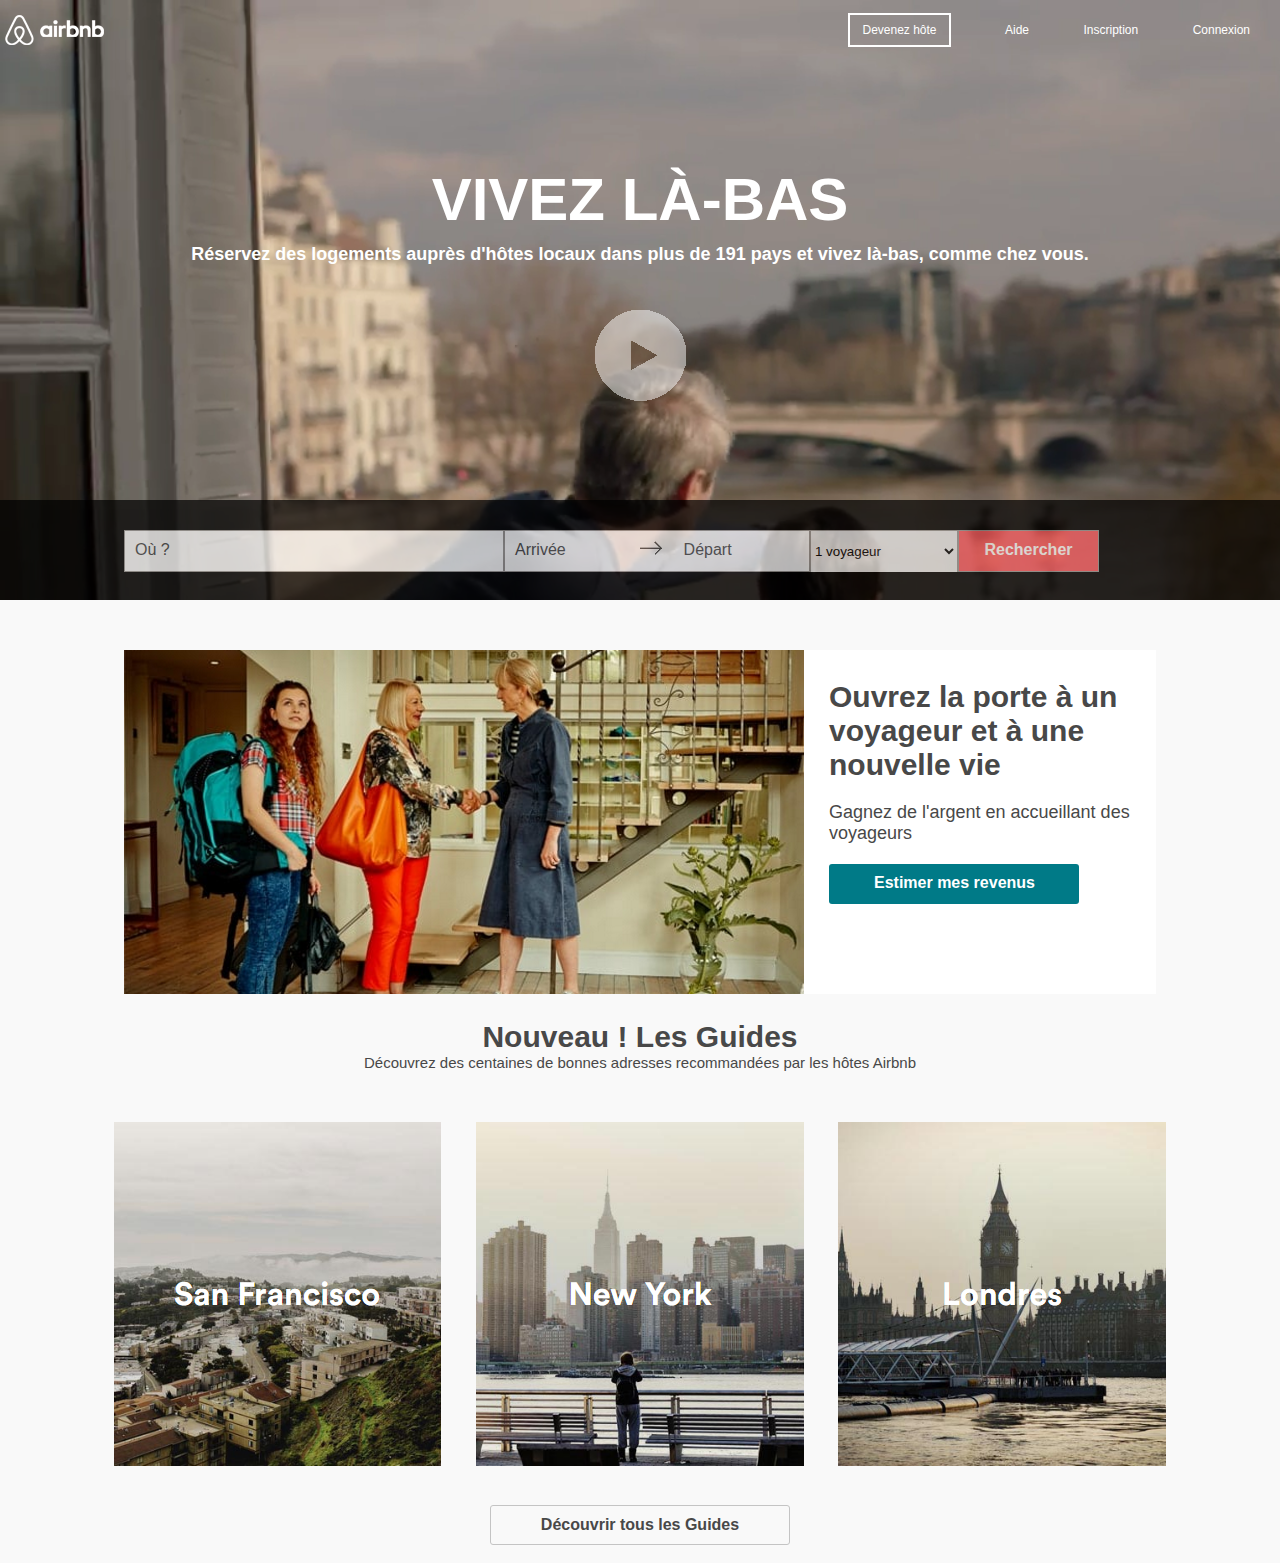
<file: airBnB/index.html>
<!DOCTYPE html>
<html>
    <head>
        <meta charset="utf-8" />
        <link type="text/css" rel="stylesheet" href="design.css" />
        <link rel="icon" type="image/png" href="image/favicon.png" />
        <title>Locations saisonnières, maisons, appartements et chambres d'hôtes à louer</title>
    </head>
    <body>
        <section class="premier">
            <!-- <div >
             <video id="video" loop autoplay muted height="600"><source src="image/video_airbnb.mp4" type="video/mp4">
            </div>-->
            <div class="haut">
                <nav id="logo">
                    <a href=""><img src="image/logo.png" /></a>
                </nav>
                <nav id="menu">
                    <div id="menu1"><a href="">Devenez hôte</a></div>
                    <div><a href="">Aide</a></div>
                    <div><a href="">Inscription</a></div>
                    <div><a href="">Connexion</a></div>
                </nav>
            </div>

            <div id="texte">
                <h1>Vivez là-bas</h1>
                <p>Réservez des logements auprès d'hôtes locaux dans plus de 191 pays et vivez là-bas, comme chez vous.</p>
                <a href=""><img src="image/video.png" /></a>
            </div>
            
            <aside>
                <div id="reservation">
                    <div class="resa" id="resapremier">
                        <p>Où ?</p>
                    </div>
                    <div class="resa" id="resadeuxieme">
                        <p>Arrivée <img src="image/fleche.png" /> Départ</p>
                    </div>
                    <div class="resa" id="resatroisième">
                        <select>
                            <option>1 voyageur</option>
                            <option>2 voyageurs</option>
                            <option>3 voyageurs</option>
                            <option>4 voyageurs</option>
                        </select>
                    </div>
                    <div class="resa" id="resaquatrieme">
                        <p>Rechercher</p>
                    </div>
                </div>
            </aside>
            </video>
        </section>

        <section class="second">
            <div class="presentationun">
                <img src="image/image1.png" />
            </div>
            <div class="presentationun" id="presentationunbis">
                <h2>Ouvrez la porte à un voyageur et à une nouvelle vie</h2>
                <p>Gagnez de l'argent en accueillant des voyageurs</p>
                <div id="bouton"><a href="">Estimer mes revenus</a></div>
            </div>
                
        </section>

        <section class="troisieme">
                <p id="un">Nouveau ! Les Guides</p>
                <p id="deux">Découvrez des centaines de bonnes adresses recommandées par les hôtes Airbnb</p>
                <br />
                <br />
        </section>

        <section class="quatrieme">
            <img src="image/image2.png" />
            <img src="image/image3.png" />
            <img src="image/image4.png" />
        </section>
        
        <section class="cinquieme">
            <div><a href="">Découvrir tous les Guides</a></div>
            <br />

        </section>
    </body>
</html>
</file>
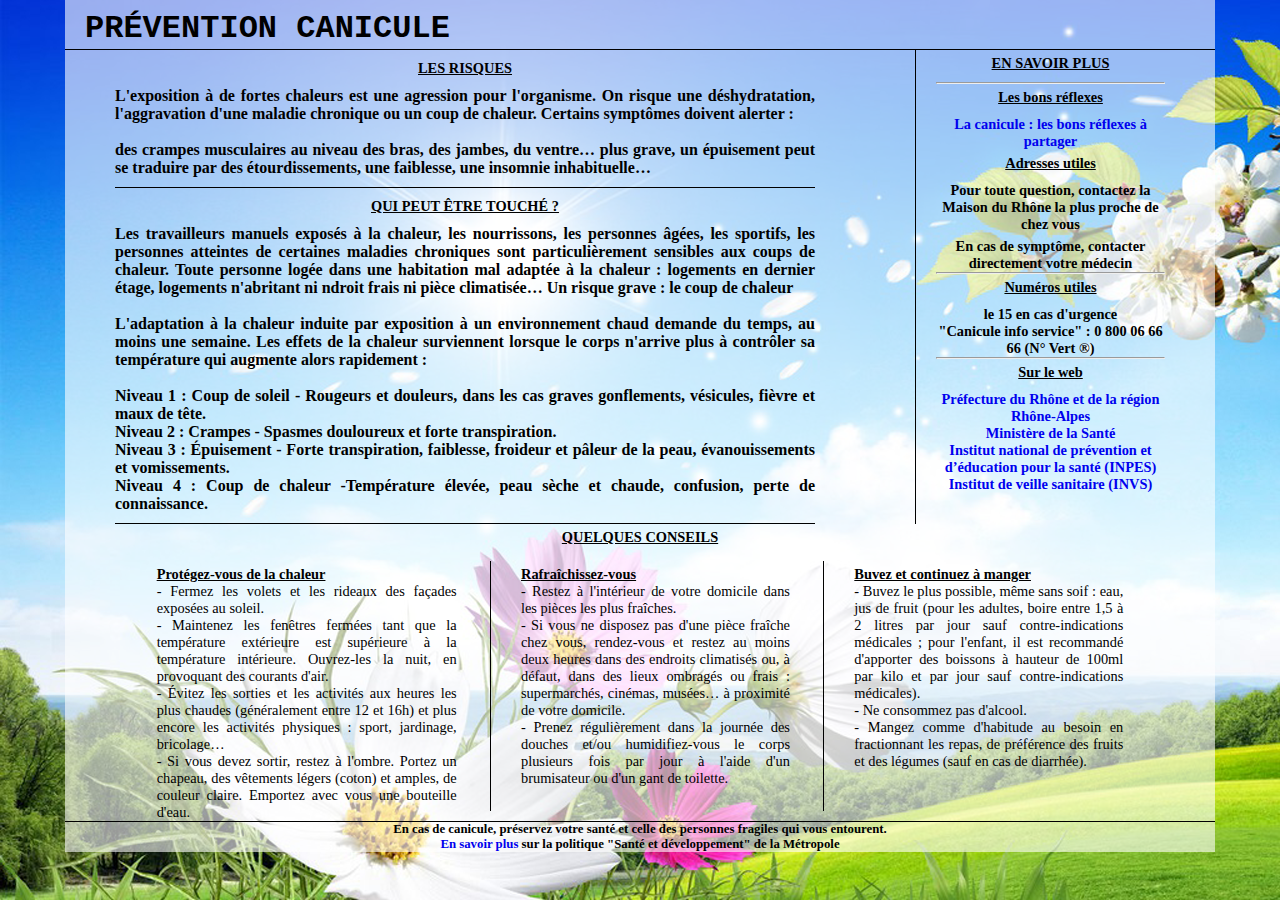
<file: canicule/index.html>
<!DOCTYPE html>
<html>
    <head>
        <meta charset="utf-8" />
		    <link type="text/css" rel="stylesheet" href="design.css" />
        <title></title>
    </head>

    <body>
        <div id="global">
            <header>
            <h1>Prévention canicule</h1>
            </header>

            <section>
                <div id="part_one">
                    <article>
                        <div class="sous_partie">
                            <h1>Les risques</h1>

                            <p>L'exposition à de fortes chaleurs est une agression pour l'organisme. On risque une déshydratation, l'aggravation d'une maladie chronique ou un coup de chaleur. Certains symptômes doivent alerter :<br /><br/>

                            des crampes musculaires au niveau des bras, des jambes, du ventre…
                            plus grave, un épuisement peut se traduire par des étourdissements, une faiblesse, une insomnie inhabituelle…</p>
                        </div>

                        <div class="sous_partie">
                            <h1>Qui peut être touché ?</h1>

                            <p>Les travailleurs manuels exposés à la chaleur, les nourrissons, les personnes âgées, les sportifs, les personnes atteintes de certaines maladies chroniques sont particulièrement sensibles aux coups de chaleur.
                            Toute personne logée dans une habitation mal adaptée à la chaleur : logements en dernier étage, logements n'abritant ni ndroit frais ni pièce climatisée…
                            Un risque grave : le coup de chaleur<br /><br />

                            L'adaptation à la chaleur induite par exposition à un environnement chaud demande du temps, au moins une semaine. Les effets de la chaleur surviennent lorsque le corps n'arrive plus à contrôler sa température qui augmente alors rapidement :<br /><br />

                            Niveau 1 : Coup de soleil - Rougeurs et douleurs, dans les cas graves gonflements, vésicules, fièvre et maux de tête.<br />
                            Niveau 2 : Crampes - Spasmes douloureux et forte transpiration.<br />
                            Niveau 3 : Épuisement - Forte transpiration, faiblesse, froideur et pâleur de la peau, évanouissements et vomissements.<br />
                            Niveau 4 : Coup de chaleur -Température élevée, peau sèche et chaude, confusion, perte de connaissance.</p>
                        </div>
                    </article>

                    <aside id="aside_part_one">
                        <h1>En savoir plus</h1>
                        <hr />
                        <h2>Les bons réflexes</h2>
                        <a href="#" title="pdf - 1.6 Mo">La canicule : les bons réflexes à partager</a>
                        <h2>Adresses utiles</h2>
                        <p>Pour toute question, contactez la Maison du Rhône la plus proche de chez vous</p>

                        <p>En cas de symptôme, contacter directement votre médecin</p>
                        <hr />
                        <h2>Numéros utiles</h2>
                        <p>le 15 en cas d'urgence<br />

                        "Canicule info service" : 0 800 06 66 66 (N° Vert ®)</p>
                        <hr />
                        <h2>Sur le web</h2>
                        <a href="#">Préfecture du Rhône et de la région Rhône-Alpes</a>

                        <a href="#">Ministère de la Santé</a>

                        <a href="#">Institut national de prévention et d’éducation pour la santé (INPES)</a>

                        <a href="#">Institut de veille sanitaire (INVS)</a>
                    </aside>
                </div>
                
                <article id="seconde_partie">
                
                    <h1>Quelques conseils</h1>
                    <div id="part_two">
                        <aside class="sous_part_two" id="one">
                            <p><strong>Protégez-vous de la chaleur</strong><br />
                            - Fermez les volets et les rideaux des façades exposées au soleil.<br />
                            - Maintenez les fenêtres fermées tant que la température extérieure est supérieure à la température intérieure. Ouvrez-les la nuit, en provoquant des courants d'air.<br />
                            - Évitez les sorties et les activités aux heures les plus chaudes (généralement entre 12 et 16h) et plus encore les activités physiques : sport, jardinage, bricolage…<br />
                            - Si vous devez sortir, restez à l'ombre. Portez un chapeau, des vêtements légers (coton) et amples, de couleur claire. Emportez avec vous une bouteille d'eau.</p>
                        </aside>

                        <aside class="sous_part_two" id="two">
                            <p><strong>Rafraîchissez-vous</strong><br />
                            - Restez à l'intérieur de votre domicile dans les pièces les plus fraîches.<br />
                            - Si vous ne disposez pas d'une pièce fraîche chez vous, rendez-vous et restez au moins deux heures dans des endroits climatisés ou, à défaut, dans des lieux ombragés ou frais : supermarchés, cinémas, musées… à proximité de votre domicile.<br />
                            - Prenez régulièrement dans la journée des douches et/ou humidifiez-vous le corps plusieurs fois par jour à l'aide d'un brumisateur ou d'un gant de toilette.</p>
                        </aside>

                        <aside class="sous_part_two" id="three">
                            <p><strong>Buvez et continuez à manger</strong><br />
                            - Buvez le plus possible, même sans soif : eau, jus de fruit (pour les adultes, boire entre 1,5 à 2 litres par jour sauf contre-indications médicales ; pour l'enfant, il est recommandé d'apporter des boissons à hauteur de 100ml par kilo et par jour sauf contre-indications médicales).<br />
                            - Ne consommez pas d'alcool.<br />
                            - Mangez comme d'habitude au besoin en fractionnant les repas, de préférence des fruits et des légumes (sauf en cas de diarrhée).</p>
                        </aside>
                    </div>
                </article>
            </section>
            
            <footer>
                <p>En cas de canicule, préservez votre santé et celle des personnes fragiles qui vous entourent.</p>

                <p><a href="#">En savoir plus</a> sur la politique "Santé et développement" de la Métropole</p>
            </footer>
        </div>
    </body>
</html>
</file>
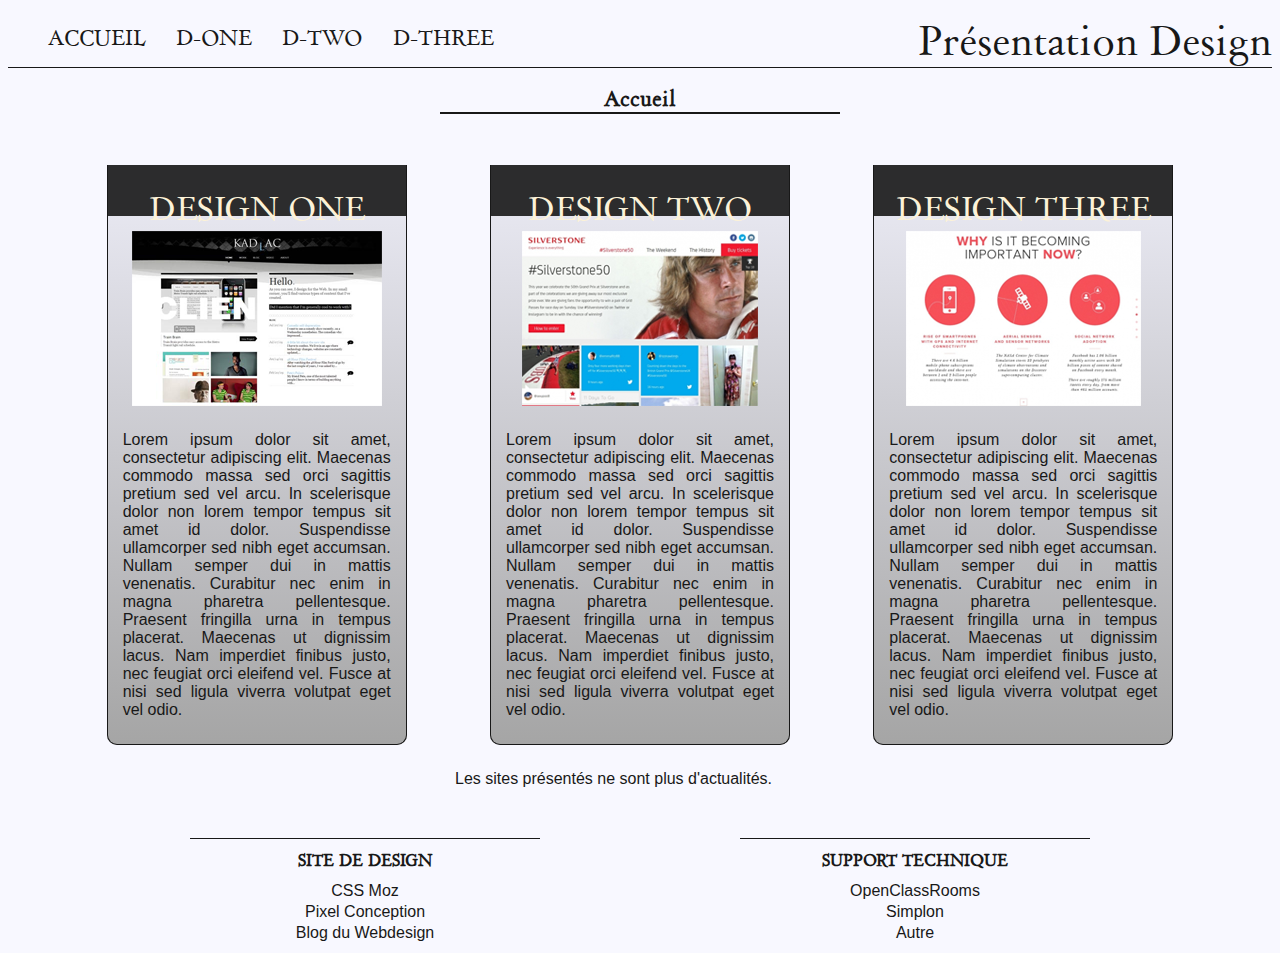
<file: designCss/index.html>
<!DOCTYPE html>
<html>
    <head>
        <meta charset="utf-8" />
        <link type="text/css" rel="stylesheet" href="design.css" />
        <link rel="icon" type="image/png" href="image/logonoir.png" />
        <title>Pr&eacute;sentation Design, projet de formation</title>
    </head>
    
    <body>
        <div id="global">
            <header id="principal">
                <nav>
                    <ul>
                        <li><a href="index.html">Accueil</a></li>
                        <li><a href="index2.html">D-One</a></li>
                        <li><a href="index3.html">D-Two</a></li>
                        <li><a href="index4.html">D-Three</a></li>
                    </ul>
                </nav>
            <h1>Pr&eacute;sentation Design</h1>
            </header>
            
            <div id="titre">
                <h2>Accueil</h2>
            </div>

            <section id="accueil">
                <article class="miniature">
                    <div class="bordure">
                        <header class="head">
                            <h1>Design One</h1>
                        </header>
                        <img src="images/design1mini.png" alt="miniature design site 1" />
                        <p>Lorem ipsum dolor sit amet, consectetur adipiscing elit. Maecenas commodo massa sed orci sagittis pretium sed vel arcu. In scelerisque dolor non lorem tempor tempus sit amet id dolor. Suspendisse ullamcorper sed nibh eget accumsan. Nullam semper dui in mattis venenatis. Curabitur nec enim in magna pharetra pellentesque. Praesent fringilla urna in tempus placerat. Maecenas ut dignissim lacus. Nam imperdiet finibus justo, nec feugiat orci eleifend vel. Fusce at nisi sed ligula viverra volutpat eget vel odio.</p>
                    </div>
                </article>

                <article class="miniature">
                    <div class="bordure">
                        <header class="head">
                            <h1>Design Two</h1>
                        </header>
                        <img src="images/design2mini.png" alt="miniature design site 2" />
                        <p>Lorem ipsum dolor sit amet, consectetur adipiscing elit. Maecenas commodo massa sed orci sagittis pretium sed vel arcu. In scelerisque dolor non lorem tempor tempus sit amet id dolor. Suspendisse ullamcorper sed nibh eget accumsan. Nullam semper dui in mattis venenatis. Curabitur nec enim in magna pharetra pellentesque. Praesent fringilla urna in tempus placerat. Maecenas ut dignissim lacus. Nam imperdiet finibus justo, nec feugiat orci eleifend vel. Fusce at nisi sed ligula viverra volutpat eget vel odio.</p>
                    </div>
                </article>

                <article class="miniature">
                    <div class="bordure">
                        <header class="head">
                            <h1>Design Three</h1>
                        </header>
                        <img src="images/design3mini.png" alt="miniature design site 3" />
                        <p>Lorem ipsum dolor sit amet, consectetur adipiscing elit. Maecenas commodo massa sed orci sagittis pretium sed vel arcu. In scelerisque dolor non lorem tempor tempus sit amet id dolor. Suspendisse ullamcorper sed nibh eget accumsan. Nullam semper dui in mattis venenatis. Curabitur nec enim in magna pharetra pellentesque. Praesent fringilla urna in tempus placerat. Maecenas ut dignissim lacus. Nam imperdiet finibus justo, nec feugiat orci eleifend vel. Fusce at nisi sed ligula viverra volutpat eget vel odio.</p>
                    </div>
                </article>
            </section>
            
            <div id="nota_bene">
                <p>Les sites pr&eacute;sent&eacute;s ne sont plus d'actualit&eacute;s.</p>
            </div>

            <footer>
                <div id="gauche">
                    <h1>Site de design</h1>
                    
                    <a href="http://cssmoz.com/tag/clean_4.html">CSS Moz</a>
                    <a href="http://www.pixel-conception.com/plus_beaux_sites_web_2011_3.html">Pixel Conception</a>
                    <a href="http://www.blogduwebdesign.com/">Blog du Webdesign</a>
                </div>
                
                <div id="droite">
                    <h1>Support technique</h1>

                    <a href="https://openclassrooms.com/courses/apprenez-a-creer-votre-site-web-avec-html5-et-css3">OpenClassRooms</a>
                    <a href="https://simplyon2.github.io/support/">Simplon</a>
                    <a href="#">Autre</a>
                </div>
            </footer>
        </div>
    </body>
</html>
</file>
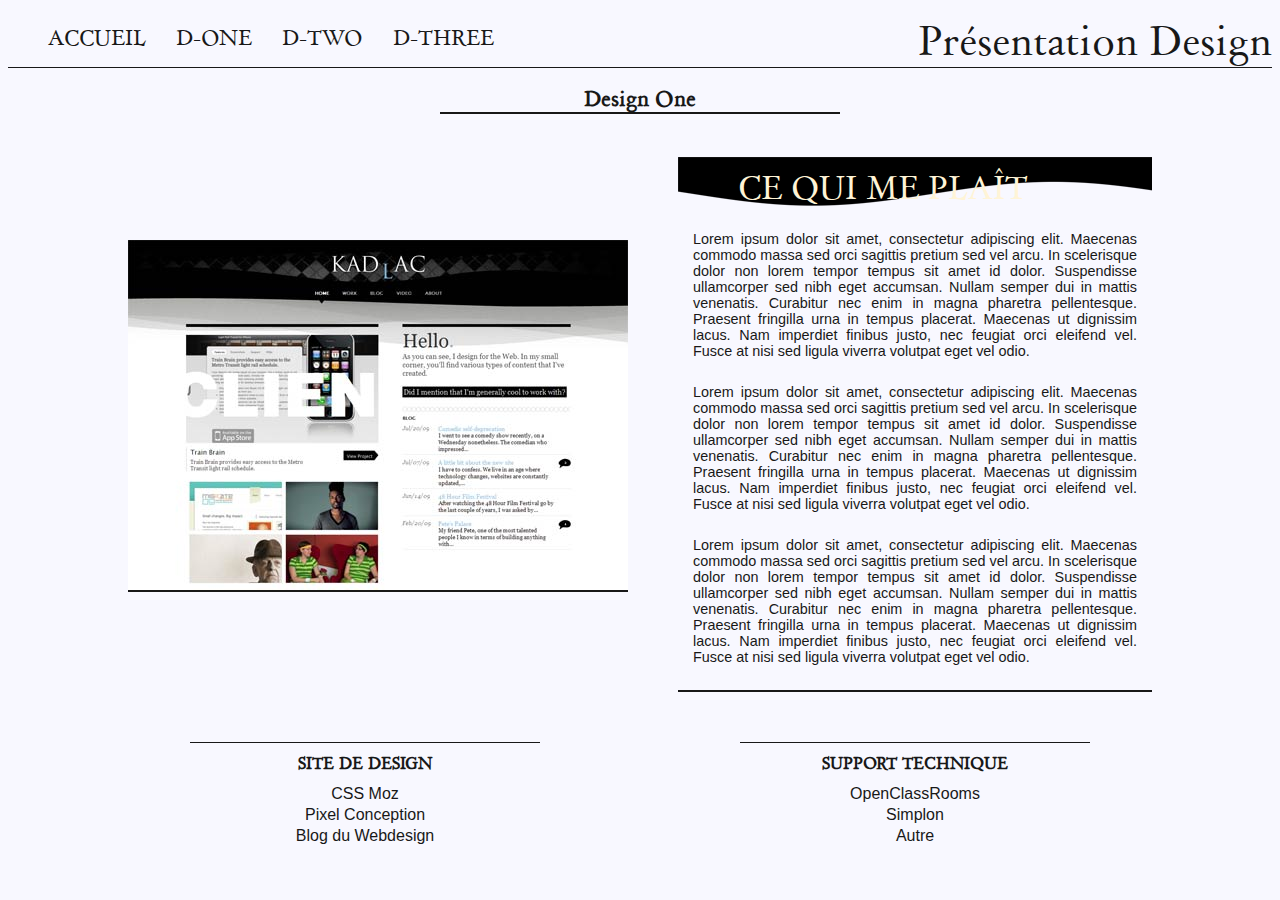
<file: designCss/index2.html>
<!DOCTYPE html>
<html>
    <head>
        <meta charset="utf-8" />
        <link type="text/css" rel="stylesheet" href="design.css" />
        <link rel="icon" type="image/png" href="image/logonoir.png" />
        <title>Pr&eacute;sentation Design, projet de formation</title>
    </head>
    
    <body>
        <div id="global">
            <header id="principal">
                <nav>
                    <ul>
                        <li><a href="index.html">Accueil</a></li>
                        <li><a href="index2.html">D-One</a></li>
                        <li><a href="index3.html">D-Two</a></li>
                        <li><a href="index4.html">D-Three</a></li>
                    </ul>
                </nav>
            <h1>Pr&eacute;sentation Design</h1>
            </header>
            
            <div id="titre">
                <h2>Design One</h2>
            </div>

            <section id="designOne">
                <article id="exemple1">
                        <img src="images/design1.jpg" alt="Screen du Design 1" />
                </article>
                
                <article id="texteExemple1">
                        <header id=fond1>
                            <h1>Ce qui me plaît</h1>
                        </header>
                        
                        <p>Lorem ipsum dolor sit amet, consectetur adipiscing elit. Maecenas commodo massa sed orci sagittis pretium sed vel arcu. In scelerisque dolor non lorem tempor tempus sit amet id dolor. Suspendisse ullamcorper sed nibh eget accumsan. Nullam semper dui in mattis venenatis. Curabitur nec enim in magna pharetra pellentesque. Praesent fringilla urna in tempus placerat. Maecenas ut dignissim lacus. Nam imperdiet finibus justo, nec feugiat orci eleifend vel. Fusce at nisi sed ligula viverra volutpat eget vel odio.</p>
                        <p>Lorem ipsum dolor sit amet, consectetur adipiscing elit. Maecenas commodo massa sed orci sagittis pretium sed vel arcu. In scelerisque dolor non lorem tempor tempus sit amet id dolor. Suspendisse ullamcorper sed nibh eget accumsan. Nullam semper dui in mattis venenatis. Curabitur nec enim in magna pharetra pellentesque. Praesent fringilla urna in tempus placerat. Maecenas ut dignissim lacus. Nam imperdiet finibus justo, nec feugiat orci eleifend vel. Fusce at nisi sed ligula viverra volutpat eget vel odio.</p>
                        <p>Lorem ipsum dolor sit amet, consectetur adipiscing elit. Maecenas commodo massa sed orci sagittis pretium sed vel arcu. In scelerisque dolor non lorem tempor tempus sit amet id dolor. Suspendisse ullamcorper sed nibh eget accumsan. Nullam semper dui in mattis venenatis. Curabitur nec enim in magna pharetra pellentesque. Praesent fringilla urna in tempus placerat. Maecenas ut dignissim lacus. Nam imperdiet finibus justo, nec feugiat orci eleifend vel. Fusce at nisi sed ligula viverra volutpat eget vel odio.</p>
                </article>
            </section>

            <footer>
                <div id="gauche">
                    <h1>Site de design</h1>
                    
                    <a href="http://cssmoz.com/tag/clean_4.html">CSS Moz</a>
                    <a href="http://www.pixel-conception.com/plus_beaux_sites_web_2011_3.html">Pixel Conception</a>
                    <a href="http://www.blogduwebdesign.com/">Blog du Webdesign</a>
                </div>
                
                <div id="droite">
                    <h1>Support technique</h1>

                    <a href="https://openclassrooms.com/courses/apprenez-a-creer-votre-site-web-avec-html5-et-css3">OpenClassRooms</a>
                    <a href="https://simplyon2.github.io/support/">Simplon</a>
                    <a href="#">Autre</a>
                </div>
            </footer>
        </div>
    </body>
</html>
</file>
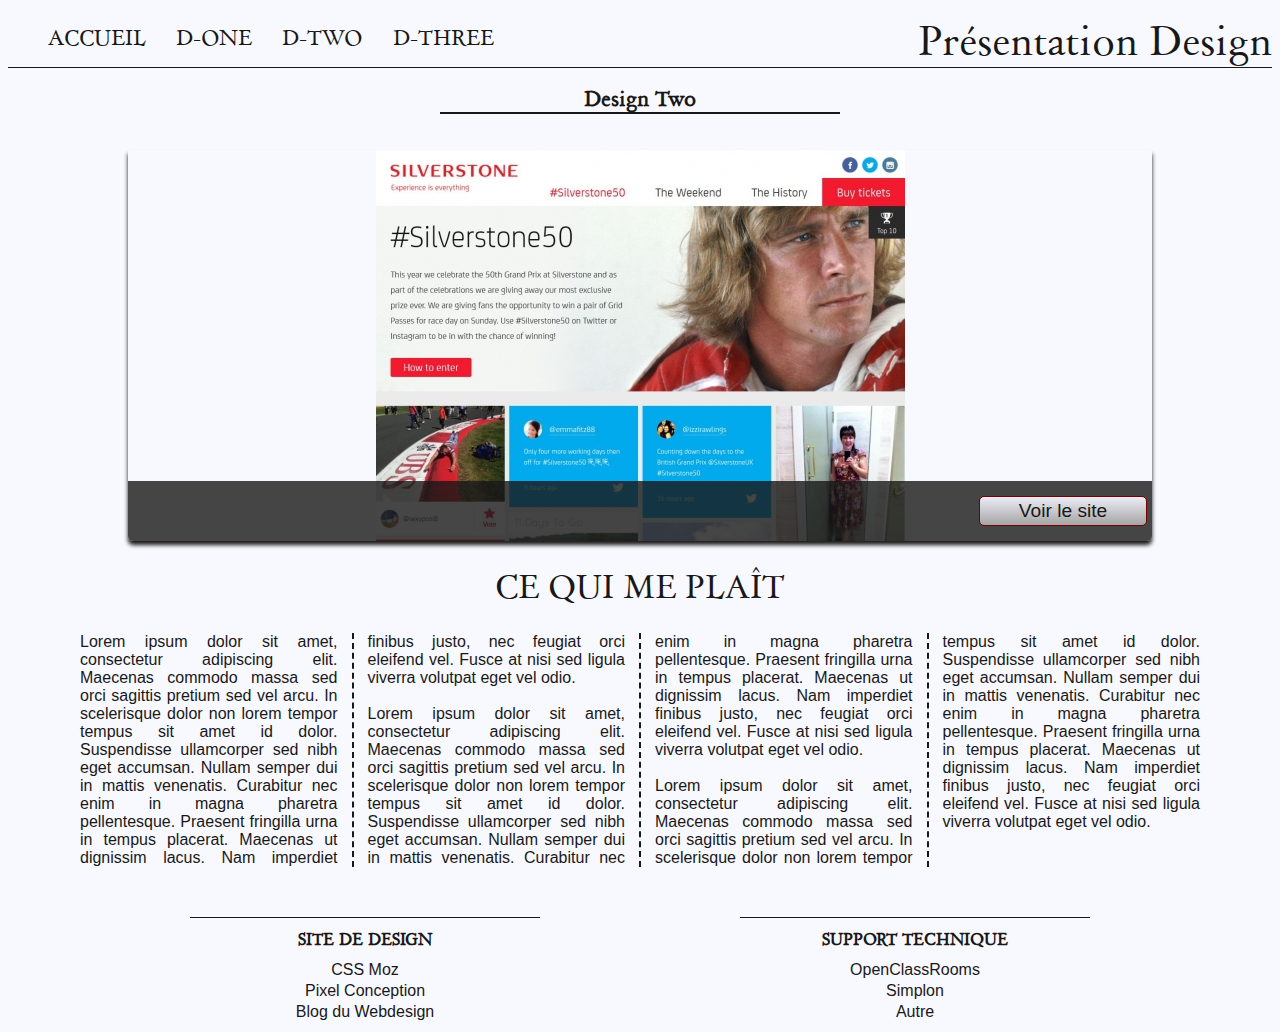
<file: designCss/index3.html>
<!DOCTYPE html>
<html>
    <head>
        <meta charset="utf-8" />
        <link type="text/css" rel="stylesheet" href="design.css" />
        <link rel="icon" type="image/png" href="image/logonoir.png" />
        <title>Pr&eacute;sentation Design, projet de formation</title>
    </head>
    
    <body>
        <div id="global">
            <header id="principal">
                <nav>
                    <ul>
                        <li><a href="index.html">Accueil</a></li>
                        <li><a href="index2.html">D-One</a></li>
                        <li><a href="index3.html">D-Two</a></li>
                        <li><a href="index4.html">D-Three</a></li>
                    </ul>
                </nav>
            <h1>Pr&eacute;sentation Design</h1>
            </header>
            
            <div id="titre">
                <h2>Design Two</h2>
            </div>

            <section>
                <div id="designTwo">
                    <img src="images/Design2.png" alt="Design2" />
                    <div id="designTwoBis">
                        <a href="#" class="bouton_rouge">Voir le site</a>
                    </div>
                </div>
                
                <aside id="texteExemple2">
                    
                    <h1>Ce qui me plaît</h1>
                    
                    <p>Lorem ipsum dolor sit amet, consectetur adipiscing elit. Maecenas commodo massa sed orci sagittis pretium sed vel arcu. In scelerisque dolor non lorem tempor tempus sit amet id dolor. Suspendisse ullamcorper sed nibh eget accumsan. Nullam semper dui in mattis venenatis. Curabitur nec enim in magna pharetra pellentesque. Praesent fringilla urna in tempus placerat. Maecenas ut dignissim lacus. Nam imperdiet finibus justo, nec feugiat orci eleifend vel. Fusce at nisi sed ligula viverra volutpat eget vel odio.<br /><br />
                    Lorem ipsum dolor sit amet, consectetur adipiscing elit. Maecenas commodo massa sed orci sagittis pretium sed vel arcu. In scelerisque dolor non lorem tempor tempus sit amet id dolor. Suspendisse ullamcorper sed nibh eget accumsan. Nullam semper dui in mattis venenatis. Curabitur nec enim in magna pharetra pellentesque. Praesent fringilla urna in tempus placerat. Maecenas ut dignissim lacus. Nam imperdiet finibus justo, nec feugiat orci eleifend vel. Fusce at nisi sed ligula viverra volutpat eget vel odio.<br /><br />
                    Lorem ipsum dolor sit amet, consectetur adipiscing elit. Maecenas commodo massa sed orci sagittis pretium sed vel arcu. In scelerisque dolor non lorem tempor tempus sit amet id dolor. Suspendisse ullamcorper sed nibh eget accumsan. Nullam semper dui in mattis venenatis. Curabitur nec enim in magna pharetra pellentesque. Praesent fringilla urna in tempus placerat. Maecenas ut dignissim lacus. Nam imperdiet finibus justo, nec feugiat orci eleifend vel. Fusce at nisi sed ligula viverra volutpat eget vel odio.</p>
                </aside>
            </section>

            <footer>
                <div id="gauche">
                    <h1>Site de design</h1>
                    
                    <a href="http://cssmoz.com/tag/clean_4.html">CSS Moz</a>
                    <a href="http://www.pixel-conception.com/plus_beaux_sites_web_2011_3.html">Pixel Conception</a>
                    <a href="http://www.blogduwebdesign.com/">Blog du Webdesign</a>
                </div>
                
                <div id="droite">
                    <h1>Support technique</h1>

                    <a href="https://openclassrooms.com/courses/apprenez-a-creer-votre-site-web-avec-html5-et-css3">OpenClassRooms</a>
                    <a href="https://simplyon2.github.io/support/">Simplon</a>
                    <a href="#">Autre</a>
                </div>
            </footer>
        </div>
    </body>
</html>
</file>
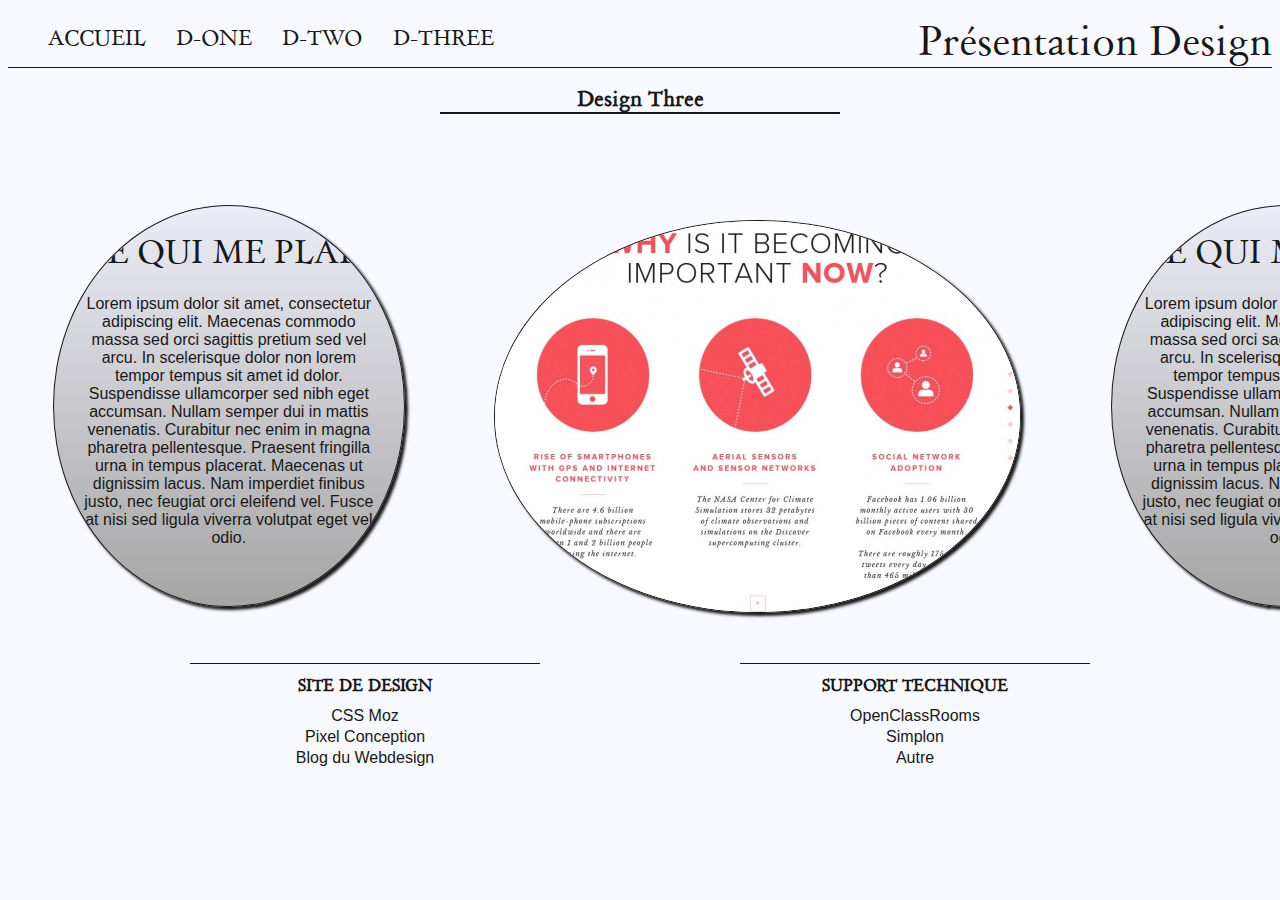
<file: designCss/index4.html>
<!DOCTYPE html>
<html>
    <head>
        <meta charset="utf-8" />
        <link type="text/css" rel="stylesheet" href="design.css" />
        <link rel="icon" type="image/png" href="image/logonoir.png" />
        <title>Pr&eacute;sentation Design, projet de formation</title>
    </head>
    
    <body>
        <div id="global">
            <header id="principal">
                <nav>
                    <ul>
                        <li><a href="index.html">Accueil</a></li>
                        <li><a href="index2.html">D-One</a></li>
                        <li><a href="index3.html">D-Two</a></li>
                        <li><a href="index4.html">D-Three</a></li>
                    </ul>
                </nav>
            <h1>Pr&eacute;sentation Design</h1>
            </header>
            
            <div id="titre">
                <h2>Design Three</h2>
            </div>

            <section id="exemple3">
                <article class="cercle">
                    <h1>CE QUI ME PLAIT</h1>
                    <p>Lorem ipsum dolor sit amet, consectetur adipiscing elit. Maecenas commodo massa sed orci sagittis pretium sed vel arcu. In scelerisque dolor non lorem tempor tempus sit amet id dolor. Suspendisse ullamcorper sed nibh eget accumsan. Nullam semper dui in mattis venenatis. Curabitur nec enim in magna pharetra pellentesque. Praesent fringilla urna in tempus placerat. Maecenas ut dignissim lacus. Nam imperdiet finibus justo, nec feugiat orci eleifend vel. Fusce at nisi sed ligula viverra volutpat eget vel odio.</p>
                </article>
                
                <div id="cercle2"><img src="images/design3.png" alt="Design3" /></div>
                
                <article class="cercle">
                    <h1>CE QUI ME PLAIT</h1>
                    <p>Lorem ipsum dolor sit amet, consectetur adipiscing elit. Maecenas commodo massa sed orci sagittis pretium sed vel arcu. In scelerisque dolor non lorem tempor tempus sit amet id dolor. Suspendisse ullamcorper sed nibh eget accumsan. Nullam semper dui in mattis venenatis. Curabitur nec enim in magna pharetra pellentesque. Praesent fringilla urna in tempus placerat. Maecenas ut dignissim lacus. Nam imperdiet finibus justo, nec feugiat orci eleifend vel. Fusce at nisi sed ligula viverra volutpat eget vel odio.</p>
                </article>
                
            </section>

            <footer>
                <div id="gauche">
                    <h1>Site de design</h1>
                    
                    <a href="http://cssmoz.com/tag/clean_4.html">CSS Moz</a>
                    <a href="http://www.pixel-conception.com/plus_beaux_sites_web_2011_3.html">Pixel Conception</a>
                    <a href="http://www.blogduwebdesign.com/">Blog du Webdesign</a>
                </div>
                
                <div id="droite">
                    <h1>Support technique</h1>

                    <a href="https://openclassrooms.com/courses/apprenez-a-creer-votre-site-web-avec-html5-et-css3">OpenClassRooms</a>
                    <a href="https://simplyon2.github.io/support/">Simplon</a>
                    <a href="#">Autre</a>
                </div>
            </footer>
        </div>
    </body>
</html>
</file>
<file: airBnB/design.css>
* {
    box-sizing: border-box;
    margin:0;
    padding: 0;
    list-style: none;
    text-decoration: none;
}

body {
    font-family: Circular,"Helvetica Neue",Helvetica,Arial,sans-serif;
    background-color: #f9f9f9;
}

/*#video {
    position: absolute;
    width: 1600px;
    width: 100%;
    height: 100%;
}*/

.premier {
    background-image: url(image/photovideo.png);
    
}

.haut {
    height: 30px;
    padding-top: 15px;
    padding-left: 19px;
    padding-right: 20px;

  }

#logo {
    position: absolute;
    left: 5px;
}

#menu {
    position: absolute;
    right: 5px;
    margin-top: 5px;
    
}

#menu div {
    display: inline;
    color: #ffffff;
    font-size: 12px;
    margin: 25px;    
}

#menu1 {
    border: 2px solid #ffffff;
    width: 114px;
    height: 32px;
    padding: 8px 12px 8px 12px;
}

nav a {
    color: #ffffff;
}

#texte {
    text-align: center;
    height: 470px;
}

#texte h1 {
    color: #ffffff;
    font-size: 60px;
    font-weight: 700;
    text-transform: uppercase;
    padding-top: 135px;
}

#texte p {
    color: #ffffff;
    font-size: 18px;
    font-weight: bold;
    padding-top: 10px;
}

#texte img {
    padding-top: 45px;
}

aside {
    background-color: #000000;
    opacity: 0.7;
    height: 100px;
}

#reservation {
    width: 1032px;
    margin: auto;
    
}

.resa {
    display: inline-block;
    float: left;
    font-size: 16px;
    color: #484848;
    margin-top: 30px;
    height: 42px;
    background-color: #ffffff;
    border: 1px solid #9b9895;
    border-collapse: collapse;
}

#resapremier {
    width: 380px;
}

#resapremier p {
    text-align: left;
    padding-left: 10px;
    margin-top: 10px;
}

#resadeuxieme {
    width: 306px;
    padding-left: 10px;
}

#resadeuxieme p {
    text-align: left;
}
#resadeuxieme img {
    padding-left: 70px;
    padding-right: 17px;
    margin-top: 10px;
}

#resaquatrieme {
    width: 141px;
    background-color: #ff5a5f;
    color: #ffffff;
    font-weight: bold;
}

#resaquatrieme p {
    text-align: center;
    padding-top: 10px;
}

select {
    height: 41px;
    width: 146px;
    border: none;
}

#second div {
    height: 500px;
    background-color: #ffffff;
}

.second {

    height: 370px;
    width: 1032px;
    position: relative;
    margin: auto;
    margin-top: 50px;
}

.presentationun img, .presentationun {
    display: inline-block;
    float: left;
}

#presentationunbis {
    background-color: #ffffff;
    width: 352px;
    height: 344px;
}

.presentationun h2 {
    color: #484848;
    font-size: 30px;
    font-weight: bold;
    margin-bottom: 20px;
    padding-top: 30px;
    padding-left: 25px;
}

.presentationun p {
    color: #484848;
    font-size: 18px;
    margin-bottom: 20px;
    padding-left: 25px;
}

#bouton {
    width: 250px;
    height: 40px;
    background-color: #007a87;
    border-radius: 3px;
    padding-top: 10px;
    margin-left: 25px;
    }

#bouton a {
    color: #ffffff;
    font-weight: bold;
    padding-left: 45px;
}

.troisieme {
    text-align: center;
}

#un {
    color: #484848;
    font-size: 30px;
    font-weight: bold;
}

#deux {
    color: #484848;
    font-size: 15px;
}

.quatrieme {
    text-align: center;
}

.quatrieme img {
    margin: 15px;
}

.cinquieme div {
    margin: auto;
    width: 300px;
    height: 40px;
    border: 1px solid #c4c4c4;
    border-radius: 3px;
    text-align: center;
    padding-top: 10px;
    margin-top: 20px;
}

.cinquieme a {
    color: #484848;
    font-weight: bold;
}
</file>
<file: canicule/design.css>
* {
    box-sizing: border-box;
    margin:0;
    padding: 0;
    list-style: none;
    text-decoration: none;
}

body {
    background-image: url(images/fond.png);
    background-repeat: no-repeat;
    font-weight: bold;
}

#global {
    width: 1150px;
    margin: auto;
    background-color: rgba(255,255,255,0.6);
}

/* mise en page de l'en-tête */

header {
    border-bottom: 1px solid black;
    display: flex;
    position: relative;
    height: 50px;
}

header h1 {
    position: absolute;
    left: 20px;
    margin-top: 10px;
    font-family: "Courier New", serif;
    text-transform: uppercase;
}

/* mise en forme de la première grande partie */

#part_one {
    display: flex;
    justify-content: space-around;
}

.sous_partie {
    border-bottom: 1px solid black;
    width: 700px;
}

.sous_partie h1 {
    text-transform: uppercase;
    font-size: 0.9em;
    text-align: center;
    margin-top: 10px;
    text-decoration: underline;
}

.sous_partie p {
    margin-top: 10px;
    margin-bottom: 10px;
    text-align: justify;
}

#aside_part_one {
    border-left: 1px solid black;
    width: 250px;
    padding-left: 20px;
}

#aside_part_one h1 {
    text-transform: uppercase;
    font-size: 0.9em;
    text-align: center;
    margin-top: 5px;
    margin-bottom: 10px;
    text-decoration: underline;
}

#aside_part_one h2 {
    font-size: 0.9em;
    text-align: center;
    margin-bottom: 10px;
    margin-top: 5px;
    text-decoration: underline;
}

#aside_part_one p {
    font-size: 0.9em;
    text-align: center;
    margin-top: 5px;
}

#aside_part_one a {
    display: block;
    font-size: 0.9em;
    text-align: center;
}
/* mise en forme de la deuxième grande partie */

#second_partie {
    margin-bottom: 10px;
}

#seconde_partie h1{
    text-transform: uppercase;
    font-size: 0.9em;
    text-align: center;
    margin-top: 5px;
    margin-bottom: 10px;
    text-decoration: underline;
}

#part_two {
    width: 1000px;
    margin: auto;
    display: flex;
    justify-content: space-around;
    margin-top: 15px;
}

.sous_part_two {
    width: 300px;
    text-align: justify;
}

.sous_part_two strong{
    text-decoration: underline;
}

.sous_part_two p{
    font-weight: normal;
    margin-top: 5px;
    font-size: 0.9em;
}

#two, #three {
    border-left: 1px solid black;
    padding-left: 30px;
    height: 250px;
}
/* mise en forme du pied de page */

footer {
    border-top: 1px solid black;
}

footer p {
    text-align: center;
    font-size: 0.8em;
    font-weight: bold;
}
</file>
<file: designCss/design.css>
@font-face
{
    font-family: 'Dayrom';
    src: url('polices/dayrom.eot');
    src: url('polices/dayrom.eot?#iefix') format('embedded-opentype'),
         url('polices/dayrom.woff') format('woff'),
         url('polices/dayrom.ttf') format('truetype'),
         url('polices/dayrom.svg#Dayrom') format('svg');
    font-weight: normal;
    font-style: normal;
}

body {
    background-color: #f8f8ff;
    font-family: 'Trebuchet MS', Arial, sans-serif;
    color: #181818;
}

#global {
    min-width: 1024px;
    margin: auto;
}

section h1, nav a {
    font-family: Dayrom, serif;
    font-weight: normal;
    text-transform: uppercase;
}

#principal {
    border-bottom: 1px solid #181818;
    display: flex;
    justify-content: space-between;
    align-items: flex-end;
}

nav ul {
    list-style-type: none;
    display: flex;
}

nav li {
    margin-right: 30px;
}

nav a {
    font-size: 1.3em;
    color: #181818;
    padding-bottom: 3px;
    text-decoration: none;
}

nav a:hover {
    color: #760001;
    border-bottom: 3px solid #760001;
}

nav, #principal h1 {
    display: flex;
    flex-direction: column;
}

#principal h1 {
    font-family: Dayrom, serif;
    font-size: 2.5em;
    font-weight: normal;
    margin: 0 0 0 10px;
}

#titre {
    height: 50px;
    width: 400px;
    margin: auto;
}

h2 {
    font-size: 1.3em;
    color: #181818;
    font-family: Dayrom, serif;
    text-align: center;
    border-bottom: 2px solid #181818;
}

#accueil {
    display: flex;
    justify-content: space-around;
    margin-bottom: 20px;
    width: 1150px;
    margin: auto;
}

.miniature {
    width: 300px;
    margin-top: 30px;
    background: linear-gradient(#ececf6 ,#a5a5a5);
    border-bottom-left-radius: 10px;
    border-bottom-right-radius: 10px;
}

.miniature:hover {
    box-shadow: 5px 5px 10px #8c8c8c;
    transition: all .6s ease-in;
    transform : scale(1.1);
}

.bordure {
    border-bottom-left-radius: 10px;
    border-bottom-right-radius: 10px;
    border-left: 1px solid #181818;
    border-right: 1px solid #181818;
    border-bottom: 1px solid #181818;
}
.head {
    height: 50px;
    background-color: #181818;
    opacity: 0.9;
    border-top: 1px solid #181818;
}

.head h1 {
    color: #fff4d6;
    text-align: center;
}

p {
    margin: 25px 15px 25px 15px;
    text-align: justify;
    word-wrap: break-word;
}

img {
    display: block;
    margin: auto;
    margin-top: 15px;
}

#miniature img, #exemple1 img {
    border-bottom: 2px solid #181818;
}

#nota_bene {
    margin: auto;
    width: 400px;
}

footer {
    display: flex;
    justify-content: center;
    align-content: flex-start;
    margin-top: 50px;
}

#gauche, #droite {
    width: 350px;
    border-top: 1px solid #181818;
    text-align: center;
}

#gauche {
    margin-right: 100px;
}

#droite {
    margin-left: 100px;
}

footer h1 {
    font-family: Dayrom, serif;
    font-weight: normal;
    text-transform: uppercase;
    font-weight: bold;
    font-size: 1em;
}

footer a {
    display: block;
    color: #181818;
    padding-bottom: 3px;
    text-decoration: none;
}

footer a:hover {
    color: #760001;
    text-decoration: underline;
}

#designOne {
    display: flex;
    justify-content: space-around;
    width: 1024px;
    margin: auto;
}

#exemple1{
    margin-top: 90px;
    margin-right: 50px;
}

#fond1 {
    background-image: url(images/fond1.png);
    height: 49px;
}

#texteExemple1 {
    width: 500px;
    border-bottom: 2px solid #181818;
}

#texteExemple1 h1 {
    margin-left: 60px;
    padding-top: 10px;
    color: #fff4d6;
}

#texteExemple1 p {
    font-size: 0.9em;
    word-wrap: break-word;
}

#designTwo {
    height: 391px;
    width: 1024px;
    margin: auto;
    box-shadow: 0px 4px 4px #1c1a19;
    margin-bottom: 25px;
    border-radius: 0px 0px 5px 5px;
}

#designTwo img {
    -webkit-animation-duration: 10s;
    -moz-animation-duration: 10s;
    -ms-animation-duration: 10s;
    -webkit-animation-name: defilement;
    -moz-animation-name: defilement;
    -ms-animation-name: defilement;
    -webkit-animation-iteration-count: infinite;
    -moz-animation-iteration-count: infinite;
    -ms-animation-iteration-count: infinite;
    -webkit-animation-direction: alternate;
    -moz-animation-direction: alternate;
    -ms-animation-direction: alternate;
}

@keyframes defilement{
  from {
    margin-left: 48.5%;
  }

  to {
    margin-left: 0%;
  }
}

#designTwoBis {
    position: relative;
    bottom:60px;
    border-radius: 0px 0px 5px 5px;
    width: 1020px;
    height: 60px;
    padding-left: 4px;
    background-color: rgba(24,24,24,0.8);
}

.bouton_rouge {
    height: 25px;
    width: 150px;
    position: absolute;
    right: 5px;
    bottom: 15px;
    background-image: linear-gradient(#ececf6 ,#a5a5a5);
    border: 1px solid #760001;
    border-radius: 5px;
    font-size: 1.2em;
    text-align: center;
    padding: 3px 8px 0px 8px;
    color: #181818;
    text-decoration: none;
}

aside {
    width:1150px;
    margin: auto;
}

aside h1 {
    text-align: center;
}

aside p {
    column-count: 4;
    column-width: 256px;
    column-gap: 30px;
    column-rule: 2px dashed #181818;
    word-wrap: break-word;
}

#exemple3 {
    display: flex;
    justify-content: space-around; 
    width: 1500px;
    margin: auto;
    margin-top: 70px;
}

.cercle {
    width: 350px;
    height: 400px;
    border-radius: 50%;
    overflow: hidden;
    background: linear-gradient(#ececf6 ,#a5a5a5);
    border: 1px solid #181818;
    box-shadow: 3px 3px 3px #181818;
}

.cercle h1 {
    text-align: center;
    margin-top: 25px;
}

.cercle p{
    margin: auto;
    margin-top: 20px;
    display: block;
    height: 370px;
    text-align: center;
    width: 290px;
    word-wrap: break-word;
}

#cercle2 img{
    border-radius: 50%;
    border: 1px solid #181818;
    box-shadow: 3px 3px 3px #181818;
}
</file>
